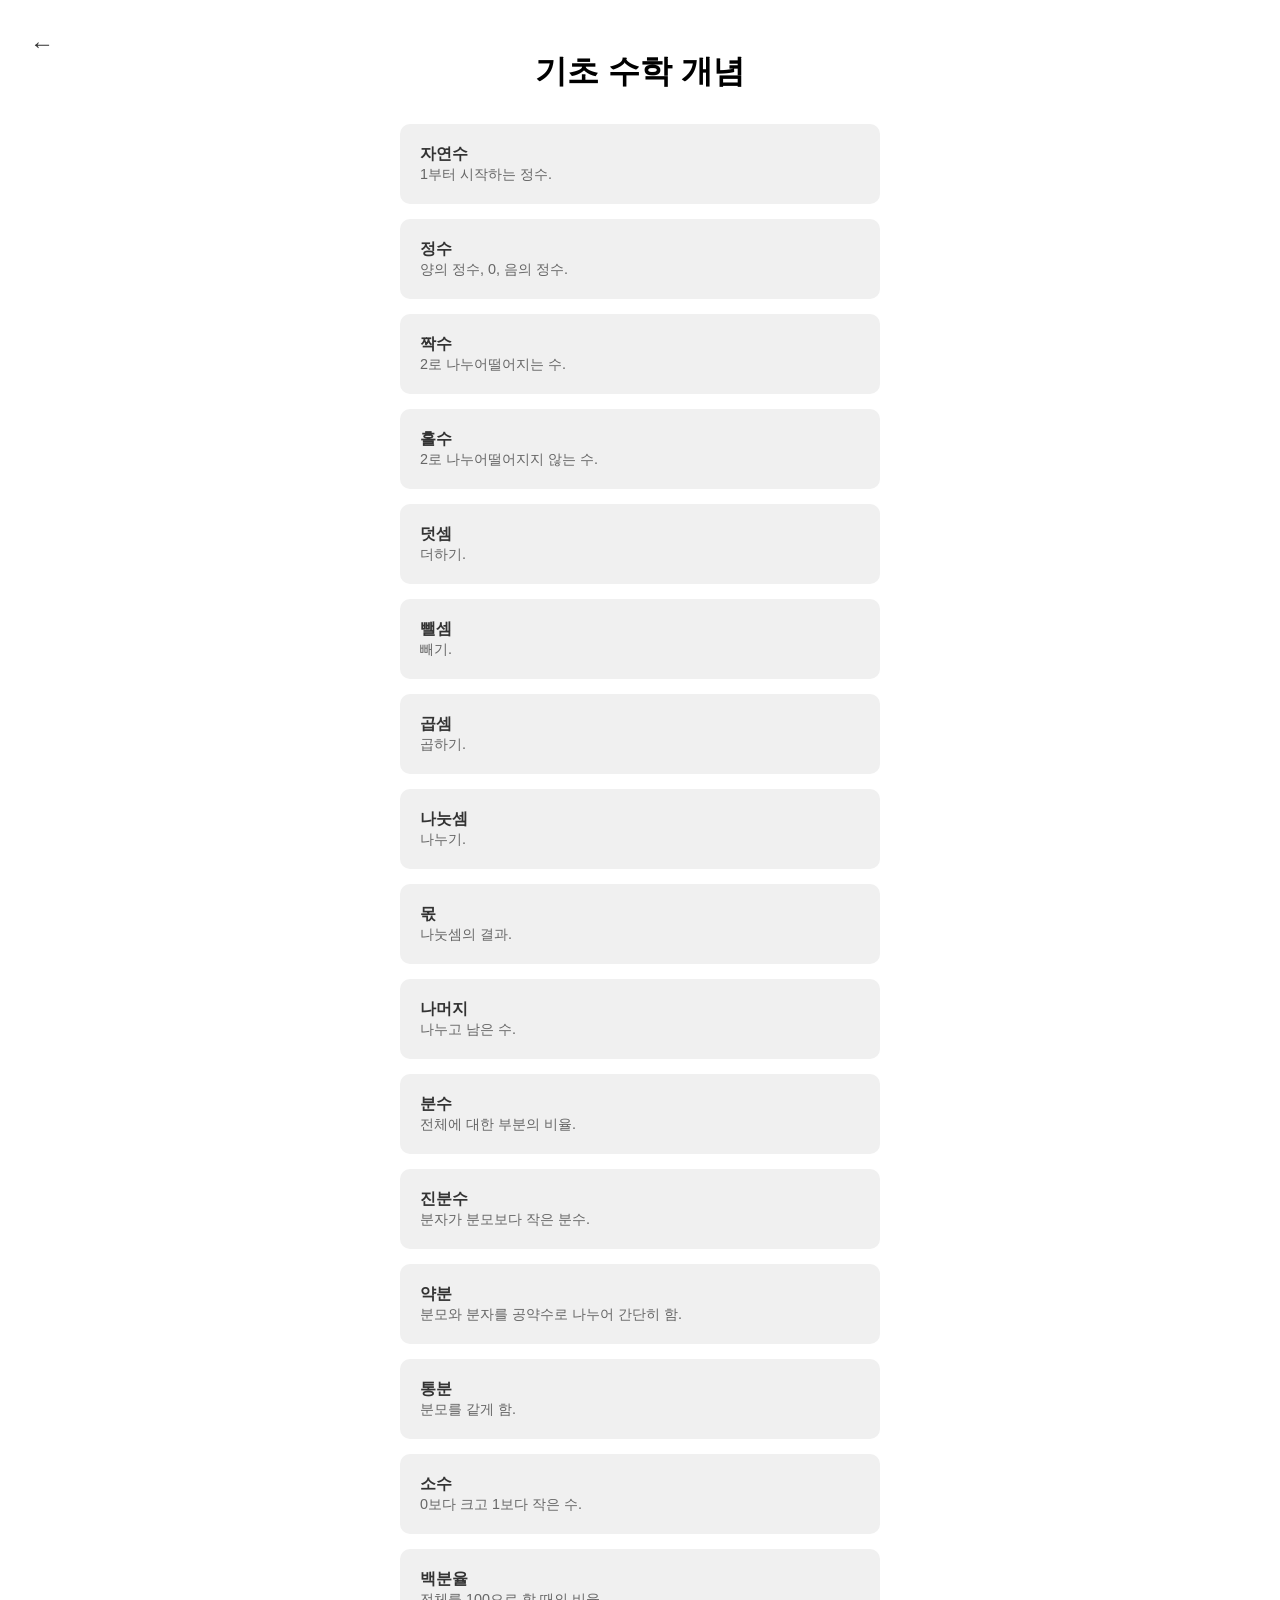
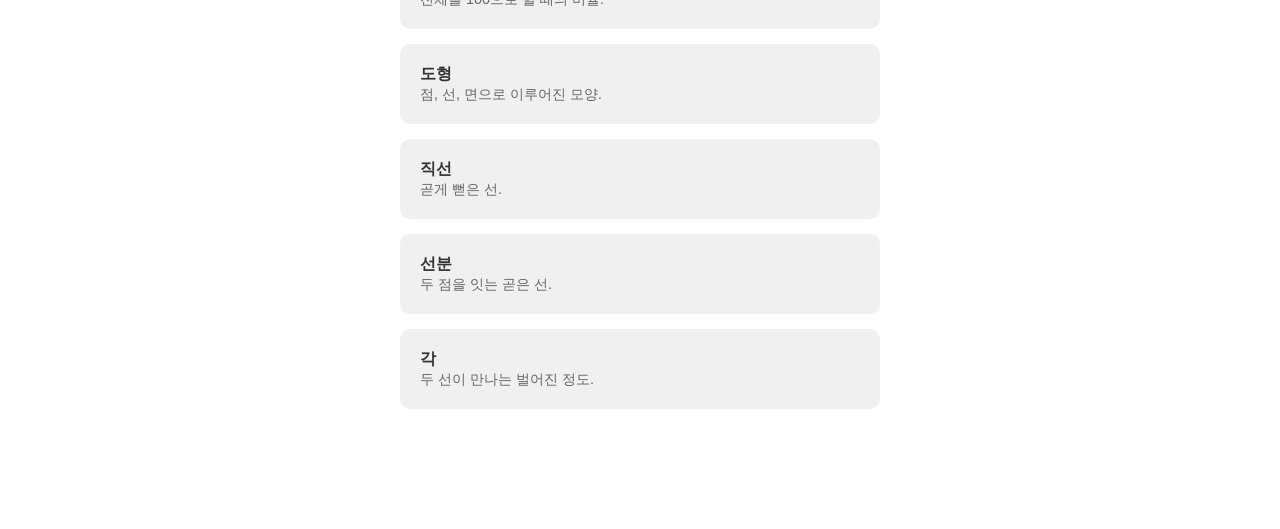
<file: basic_math_concepts.html>
<!DOCTYPE html>
<html lang="ko">
<head>
    <meta charset="UTF-8">
    <meta name="viewport" content="width=device-width, initial-scale=1.0">
    <title>기초 수학 개념</title>
    <link rel="stylesheet" href="style.css">
</head>
<body>
    <main>
        <header class="page-header">
            <a href="wordbook.html" class="back-button">←</a>
            <h1>기초 수학 개념</h1>
        </header>
        <div class="word-list-container"></div>
    </main>
    <script src="word_data.js"></script>
    <script>
        renderWordPage("기초 수학 개념");
    </script>
</body>
</html>
</file>
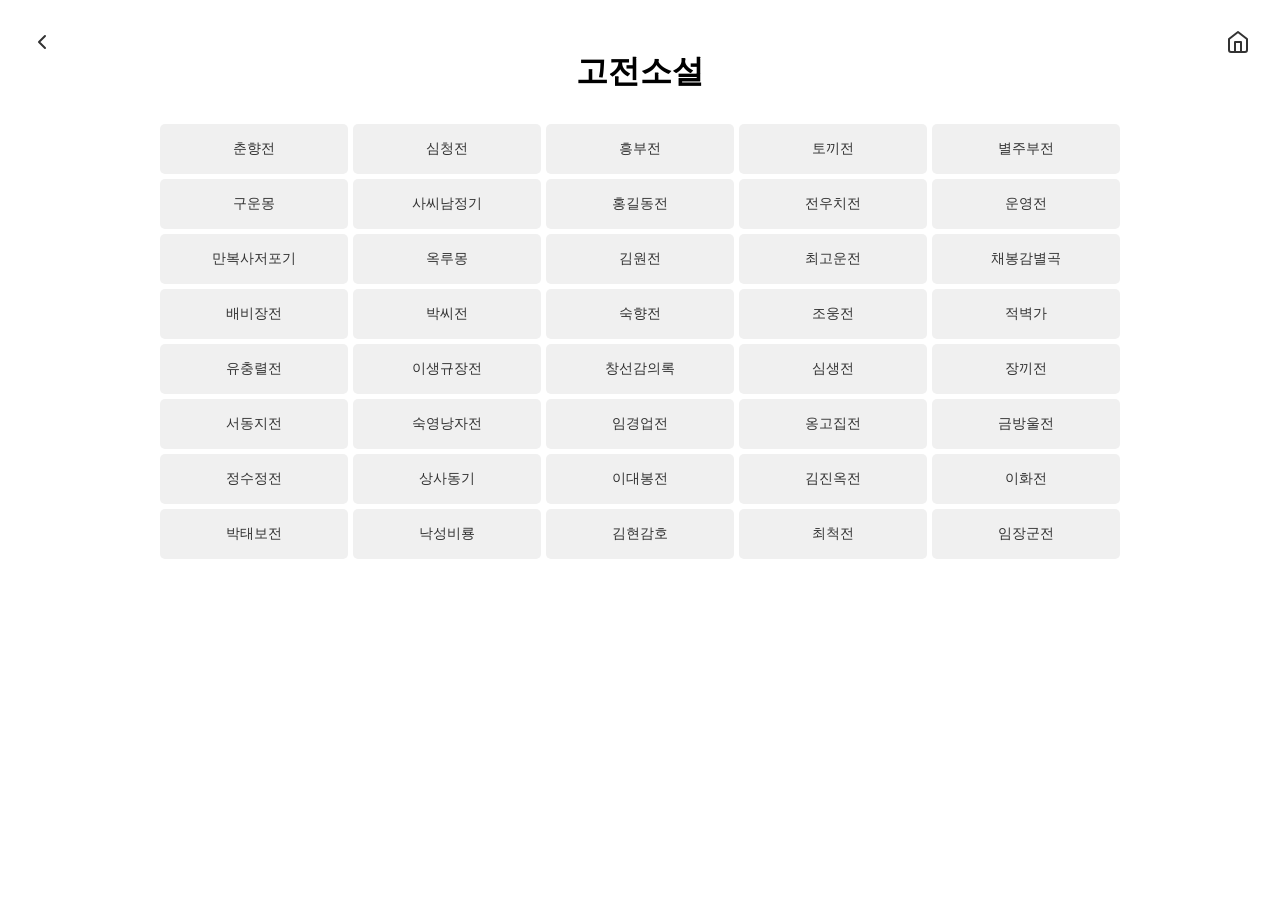
<file: classical_novel.html>
<!DOCTYPE html>
<html lang="ko">
<head>
    <meta charset="UTF-8">
    <meta name="viewport" content="width=device-width, initial-scale=1.0">
    <title>고전소설</title>
    <link rel="stylesheet" href="style.css">
    <script>
        if (localStorage.getItem('theme') === 'dark') {
            document.documentElement.classList.add('dark-mode');
        }
    </script>
</head>
<body>
    <main>
        <header class="page-header">
            <a href="learning.html" class="back-button">
                <svg xmlns="http://www.w3.org/2000/svg" width="24" height="24" viewBox="0 0 24 24" fill="none" stroke="currentColor" stroke-width="2" stroke-linecap="round" stroke-linejoin="round"><polyline points="15 18 9 12 15 6"></polyline></svg>
            </a>
            <a href="learning.html" class="home-button">
                <svg xmlns="http://www.w3.org/2000/svg" width="24" height="24" viewBox="0 0 24 24" fill="none" stroke="currentColor" stroke-width="2" stroke-linecap="round" stroke-linejoin="round"><path d="M3 9l9-7 9 7v11a2 2 0 0 1-2 2H5a2 2 0 0 1-2-2z"></path><polyline points="9 22 9 12 15 12 15 22"></polyline></svg>
            </a>
            <h1>고전소설</h1>
        </header>
        <div class="novel-grid">
            <a href="novel_detail.html?title=춘향전" class="novel-button">춘향전</a>
            <a href="novel_detail.html?title=심청전" class="novel-button">심청전</a>
            <a href="novel_detail.html?title=흥부전" class="novel-button">흥부전</a>
            <a href="novel_detail.html?title=토끼전" class="novel-button">토끼전</a>
            <a href="novel_detail.html?title=별주부전" class="novel-button">별주부전</a>
            <a href="novel_detail.html?title=구운몽" class="novel-button">구운몽</a>
            <a href="novel_detail.html?title=사씨남정기" class="novel-button">사씨남정기</a>
            <a href="novel_detail.html?title=홍길동전" class="novel-button">홍길동전</a>
            <a href="novel_detail.html?title=전우치전" class="novel-button">전우치전</a>
            <a href="novel_detail.html?title=운영전" class="novel-button">운영전</a>
            <a href="novel_detail.html?title=만복사저포기" class="novel-button">만복사저포기</a>
            <a href="novel_detail.html?title=옥루몽" class="novel-button">옥루몽</a>
            <a href="novel_detail.html?title=김원전" class="novel-button">김원전</a>
            <a href="novel_detail.html?title=최고운전" class="novel-button">최고운전</a>
            <a href="novel_detail.html?title=채봉감별곡" class="novel-button">채봉감별곡</a>
            <a href="novel_detail.html?title=배비장전" class="novel-button">배비장전</a>
            <a href="novel_detail.html?title=박씨전" class="novel-button">박씨전</a>
            <a href="novel_detail.html?title=숙향전" class="novel-button">숙향전</a>
            <a href="novel_detail.html?title=조웅전" class="novel-button">조웅전</a>
            <a href="novel_detail.html?title=적벽가" class="novel-button">적벽가</a>
            <a href="novel_detail.html?title=유충렬전" class="novel-button">유충렬전</a>
            <a href="novel_detail.html?title=이생규장전" class="novel-button">이생규장전</a>
            <a href="novel_detail.html?title=창선감의록" class="novel-button">창선감의록</a>
            <a href="novel_detail.html?title=심생전" class="novel-button">심생전</a>
            <a href="novel_detail.html?title=장끼전" class="novel-button">장끼전</a>
            <a href="novel_detail.html?title=서동지전" class="novel-button">서동지전</a>
            <a href="novel_detail.html?title=숙영낭자전" class="novel-button">숙영낭자전</a>
            <a href="novel_detail.html?title=임경업전" class="novel-button">임경업전</a>
            <a href="novel_detail.html?title=옹고집전" class="novel-button">옹고집전</a>
            <a href="novel_detail.html?title=금방울전" class="novel-button">금방울전</a>
            <a href="novel_detail.html?title=정수정전" class="novel-button">정수정전</a>
            <a href="novel_detail.html?title=상사동기" class="novel-button">상사동기</a>
            <a href="novel_detail.html?title=이대봉전" class="novel-button">이대봉전</a>
            <a href="novel_detail.html?title=김진옥전" class="novel-button">김진옥전</a>
            <a href="novel_detail.html?title=이화전" class="novel-button">이화전</a>
            <a href="novel_detail.html?title=박태보전" class="novel-button">박태보전</a>
            <a href="novel_detail.html?title=낙성비룡" class="novel-button">낙성비룡</a>
            <a href="novel_detail.html?title=김현감호" class="novel-button">김현감호</a>
            <a href="novel_detail.html?title=최척전" class="novel-button">최척전</a>
            <a href="novel_detail.html?title=임장군전" class="novel-button">임장군전</a>
        </div>
    </main>
    <script>
        // body에 dark-mode 클래스 적용
        if (localStorage.getItem('theme') === 'dark') {
            document.body.classList.add('dark-mode');
        }

        // 학습 완료 상태 확인 및 버튼 스타일 적용
        const completedList = JSON.parse(localStorage.getItem('learning_completed')) || [];
        const completedTitles = completedList.map(item => (typeof item === 'string' ? item : item.title));
        const buttons = document.querySelectorAll('.novel-button');
        buttons.forEach(btn => {
            if (completedTitles.includes(btn.textContent.trim())) {
                btn.classList.add('completed');
            }
        });
    </script>
</body>
</html>
</file>
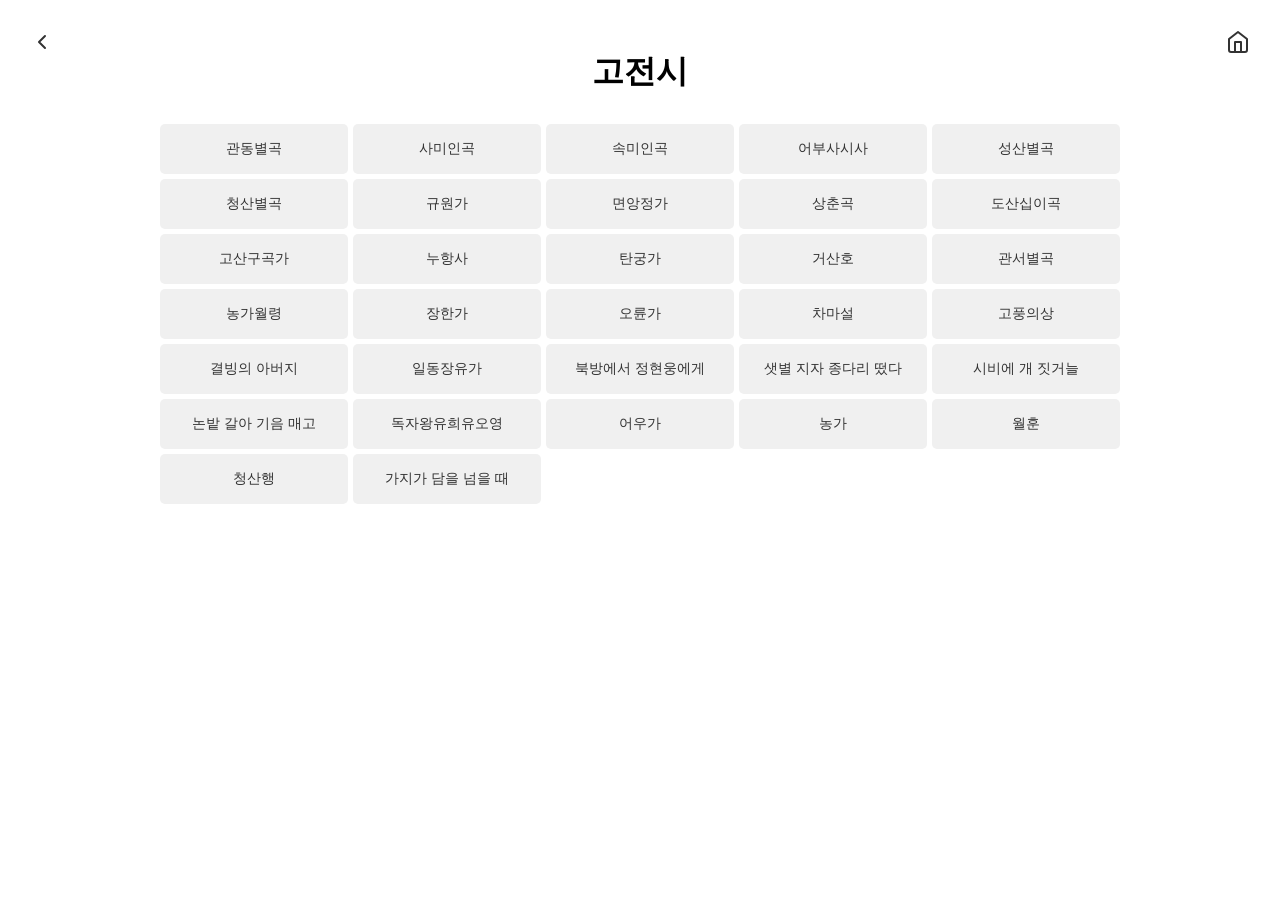
<file: classical_poetry.html>
<!DOCTYPE html>
<html lang="ko">
<head>
    <meta charset="UTF-8">
    <meta name="viewport" content="width=device-width, initial-scale=1.0">
    <title>고전시</title>
    <link rel="stylesheet" href="style.css">
    <script>
        if (localStorage.getItem('theme') === 'dark') {
            document.documentElement.classList.add('dark-mode');
        }
    </script>
</head>
<body>
    <main>
        <header class="page-header">
            <a href="learning.html" class="back-button">
                <svg xmlns="http://www.w3.org/2000/svg" width="24" height="24" viewBox="0 0 24 24" fill="none" stroke="currentColor" stroke-width="2" stroke-linecap="round" stroke-linejoin="round"><polyline points="15 18 9 12 15 6"></polyline></svg>
            </a>
            <a href="learning.html" class="home-button">
                <svg xmlns="http://www.w3.org/2000/svg" width="24" height="24" viewBox="0 0 24 24" fill="none" stroke="currentColor" stroke-width="2" stroke-linecap="round" stroke-linejoin="round"><path d="M3 9l9-7 9 7v11a2 2 0 0 1-2 2H5a2 2 0 0 1-2-2z"></path><polyline points="9 22 9 12 15 12 15 22"></polyline></svg>
            </a>
            <h1>고전시</h1>
        </header>
        <div class="novel-grid">
            <a href="poetry_detail.html?title=관동별곡" class="novel-button">관동별곡</a>
            <a href="poetry_detail.html?title=사미인곡" class="novel-button">사미인곡</a>
            <a href="poetry_detail.html?title=속미인곡" class="novel-button">속미인곡</a>
            <a href="poetry_detail.html?title=어부사시사" class="novel-button">어부사시사</a>
            <a href="poetry_detail.html?title=성산별곡" class="novel-button">성산별곡</a>
            <a href="poetry_detail.html?title=청산별곡" class="novel-button">청산별곡</a>
            <a href="poetry_detail.html?title=규원가" class="novel-button">규원가</a>
            <a href="poetry_detail.html?title=면앙정가" class="novel-button">면앙정가</a>
            <a href="poetry_detail.html?title=상춘곡" class="novel-button">상춘곡</a>
            <a href="poetry_detail.html?title=도산십이곡" class="novel-button">도산십이곡</a>
            <a href="poetry_detail.html?title=고산구곡가" class="novel-button">고산구곡가</a>
            <a href="poetry_detail.html?title=누항사" class="novel-button">누항사</a>
            <a href="poetry_detail.html?title=탄궁가" class="novel-button">탄궁가</a>
            <a href="poetry_detail.html?title=거산호" class="novel-button">거산호</a>
            <a href="poetry_detail.html?title=관서별곡" class="novel-button">관서별곡</a>
            <a href="poetry_detail.html?title=농가월령" class="novel-button">농가월령</a>
            <a href="poetry_detail.html?title=장한가" class="novel-button">장한가</a>
            <a href="poetry_detail.html?title=오륜가" class="novel-button">오륜가</a>
            <a href="poetry_detail.html?title=차마설" class="novel-button">차마설</a>
            <a href="poetry_detail.html?title=고풍의상" class="novel-button">고풍의상</a>
            <a href="poetry_detail.html?title=결빙의 아버지" class="novel-button">결빙의 아버지</a>
            <a href="poetry_detail.html?title=일동장유가" class="novel-button">일동장유가</a>
            <a href="poetry_detail.html?title=북방에서 정현웅에게" class="novel-button">북방에서 정현웅에게</a>
            <a href="poetry_detail.html?title=샛별 지자 종다리 떴다" class="novel-button">샛별 지자 종다리 떴다</a>
            <a href="poetry_detail.html?title=시비에 개 짓거늘" class="novel-button">시비에 개 짓거늘</a>
            <a href="poetry_detail.html?title=논밭 갈아 기음 매고" class="novel-button">논밭 갈아 기음 매고</a>
            <a href="poetry_detail.html?title=독자왕유희유오영" class="novel-button">독자왕유희유오영</a>
            <a href="poetry_detail.html?title=어우가" class="novel-button">어우가</a>
            <a href="poetry_detail.html?title=농가" class="novel-button">농가</a>
            <a href="poetry_detail.html?title=월훈" class="novel-button">월훈</a>
            <a href="poetry_detail.html?title=청산행" class="novel-button">청산행</a>
            <a href="poetry_detail.html?title=가지가 담을 넘을 때" class="novel-button">가지가 담을 넘을 때</a>
        </div>
    </main>
    <script>
        // body에 dark-mode 클래스 적용
        if (localStorage.getItem('theme') === 'dark') {
            document.body.classList.add('dark-mode');
        }

        // 학습 완료 상태 확인 및 버튼 스타일 적용
        const completedList = JSON.parse(localStorage.getItem('learning_completed')) || [];
        const completedTitles = completedList.map(item => (typeof item === 'string' ? item : item.title));
        const buttons = document.querySelectorAll('.novel-button');
        buttons.forEach(btn => {
            if (completedTitles.includes(btn.textContent.trim())) {
                btn.classList.add('completed');
            }
        });
    </script>
</body>
</html>
</file>
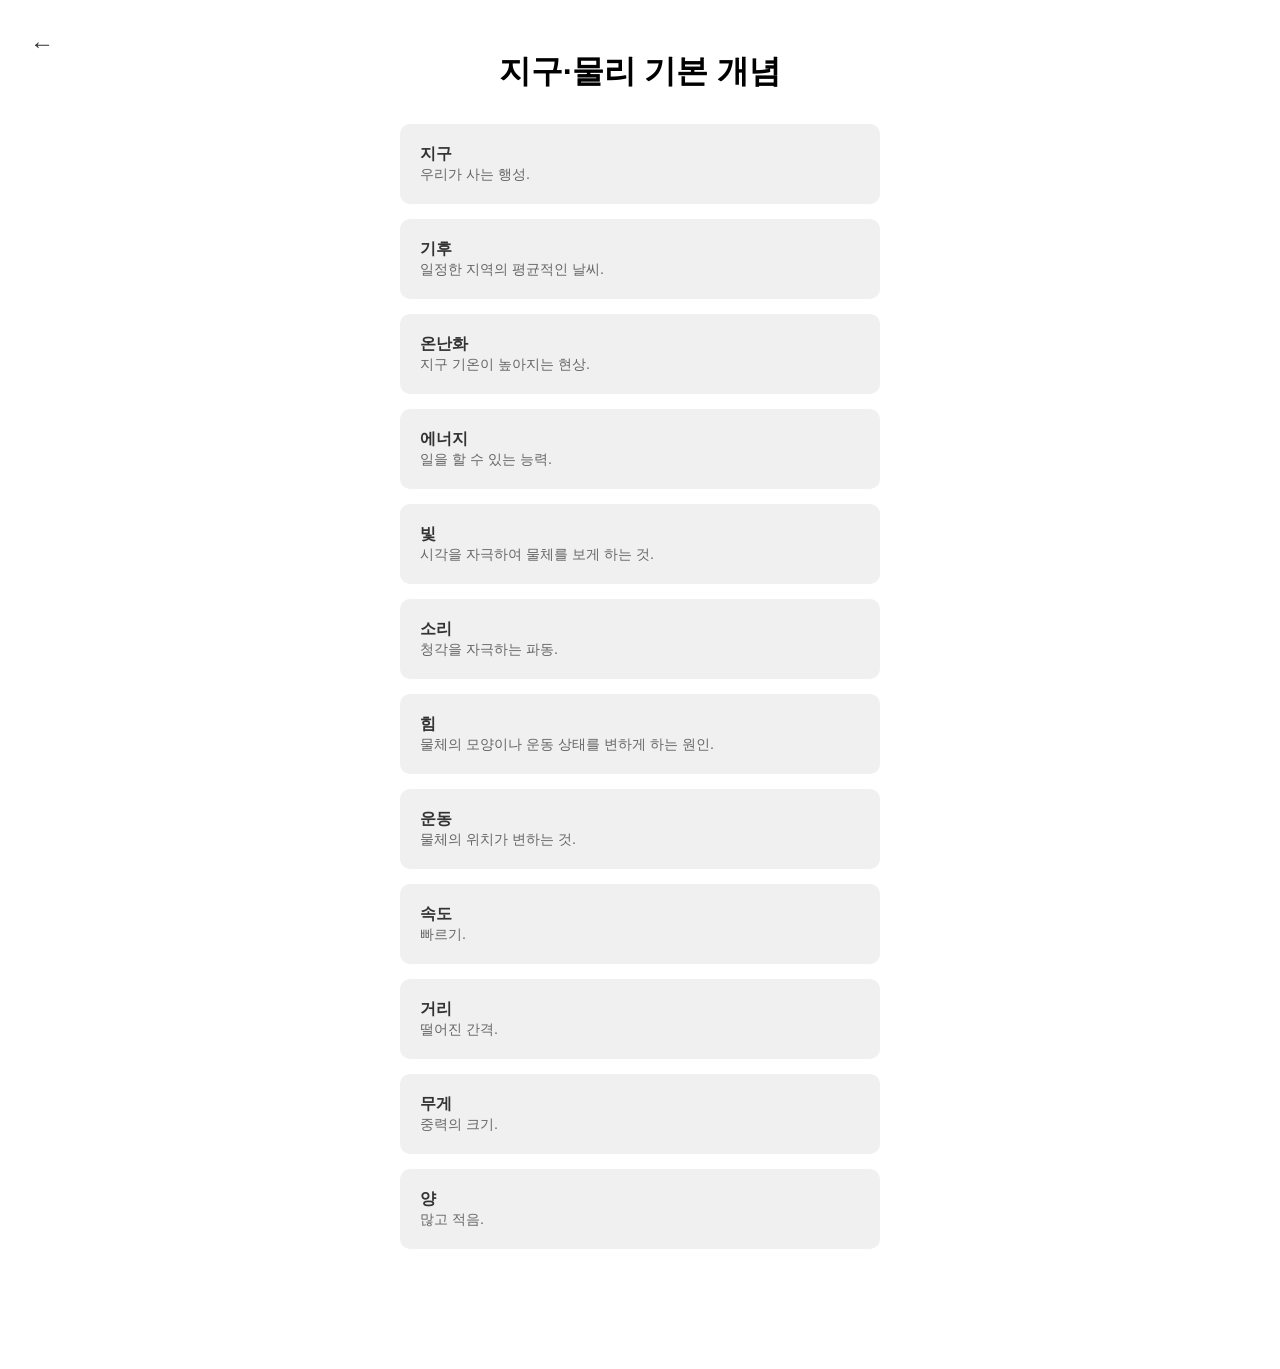
<file: earth_physics_list.html>
<!DOCTYPE html>
<html lang="ko">
<head>
    <meta charset="UTF-8">
    <meta name="viewport" content="width=device-width, initial-scale=1.0">
    <title>지구·물리 기본 개념</title>
    <link rel="stylesheet" href="style.css">
</head>
<body>
    <main>
        <header class="page-header">
            <a href="wordbook.html" class="back-button">←</a>
            <h1>지구·물리 기본 개념</h1>
        </header>
        <div class="word-list-container"></div>
    </main>
    <script src="word_data.js"></script>
    <script>
        renderWordPage("지구·물리 기본 개념");
    </script>
</body>
</html>
</file>
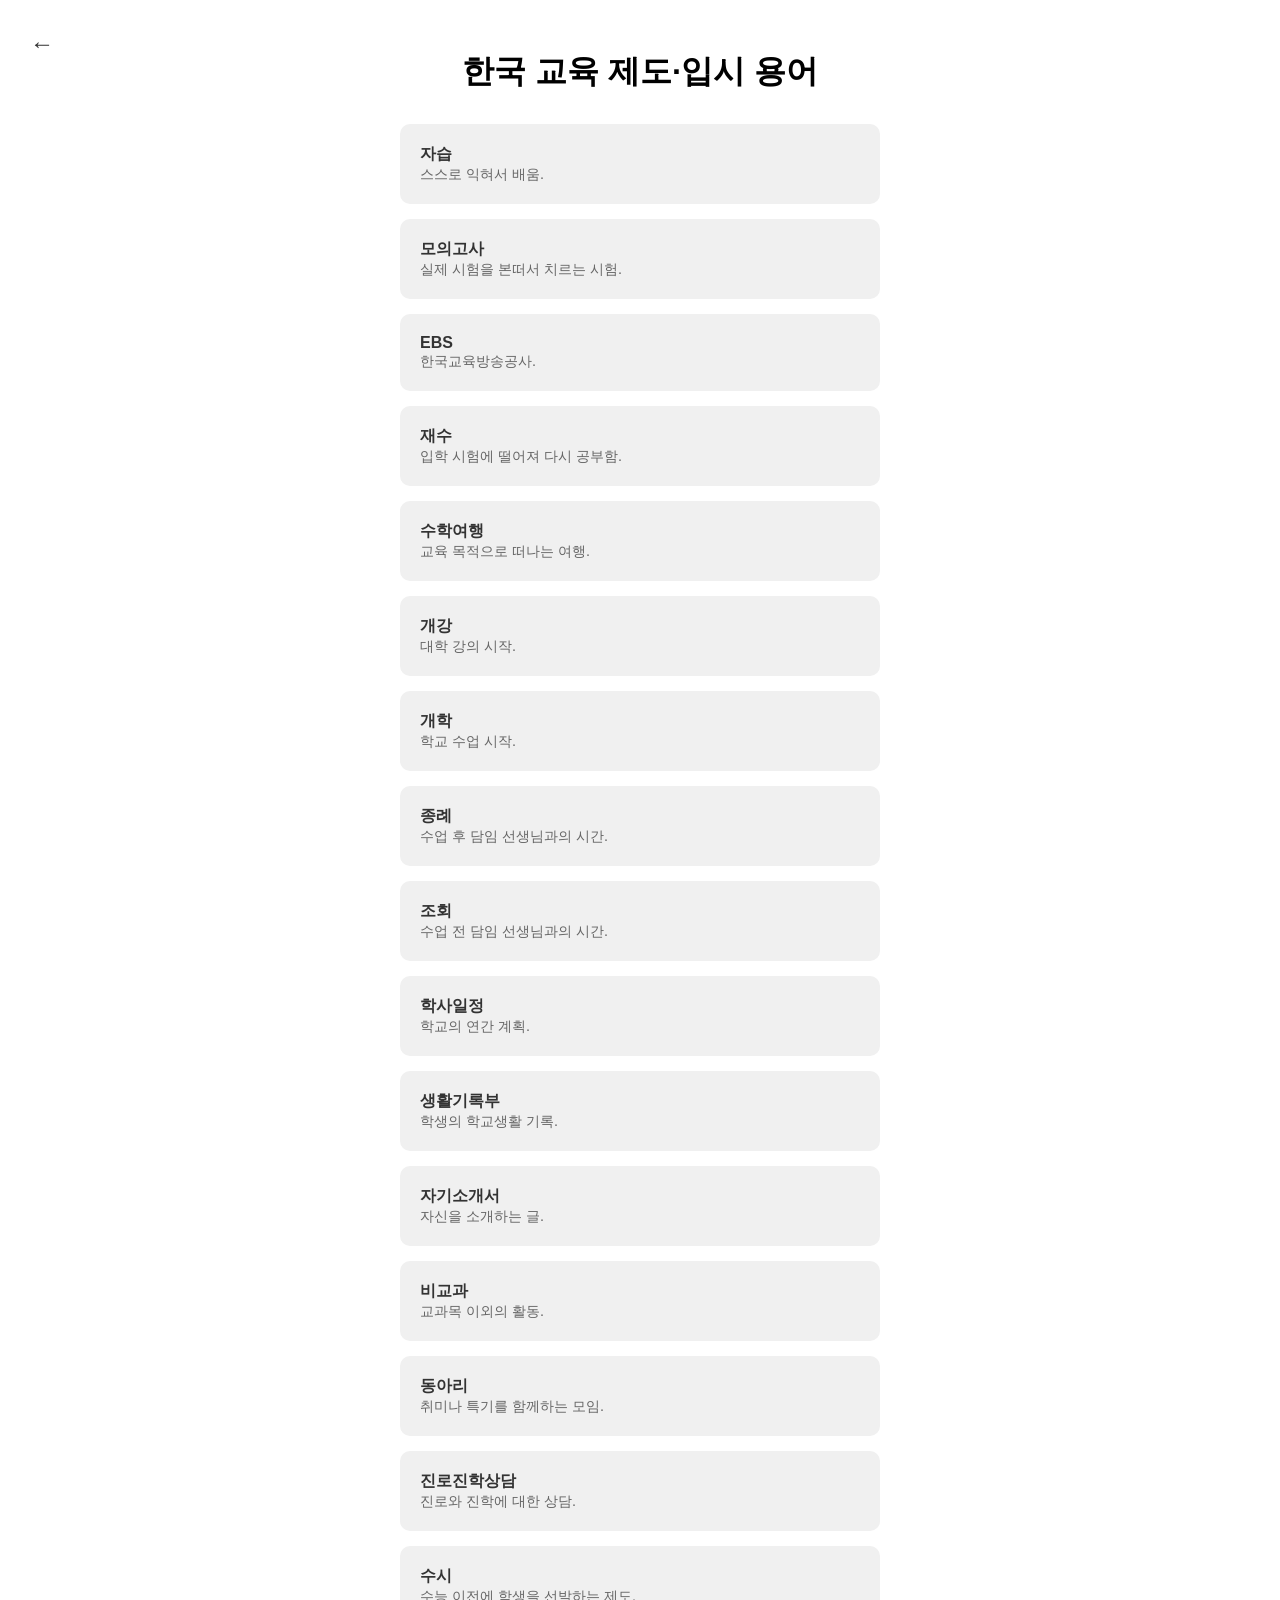
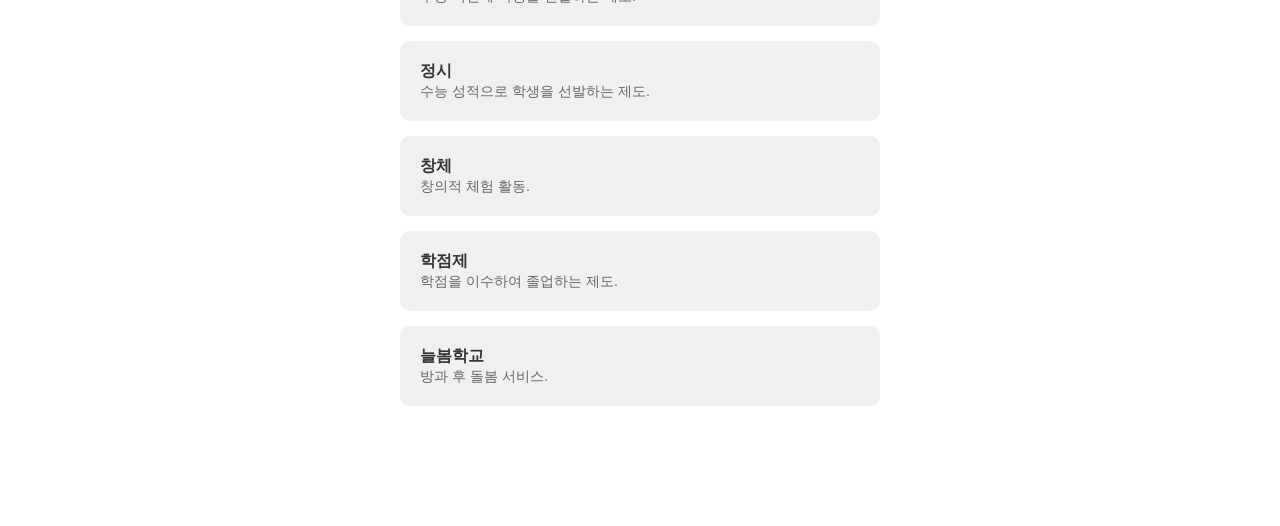
<file: korean_education_terms.html>
<!DOCTYPE html>
<html lang="ko">
<head>
    <meta charset="UTF-8">
    <meta name="viewport" content="width=device-width, initial-scale=1.0">
    <title>한국 교육 제도·입시 용어</title>
    <link rel="stylesheet" href="style.css">
</head>
<body>
    <main>
        <header class="page-header">
            <a href="wordbook.html" class="back-button">←</a>
            <h1>한국 교육 제도·입시 용어</h1>
        </header>
        <div class="word-list-container"></div>
    </main>
    <script src="word_data.js"></script>
    <script>
        renderWordPage("한국 교육 제도·입시 용어");
    </script>
</body>
</html>
</file>
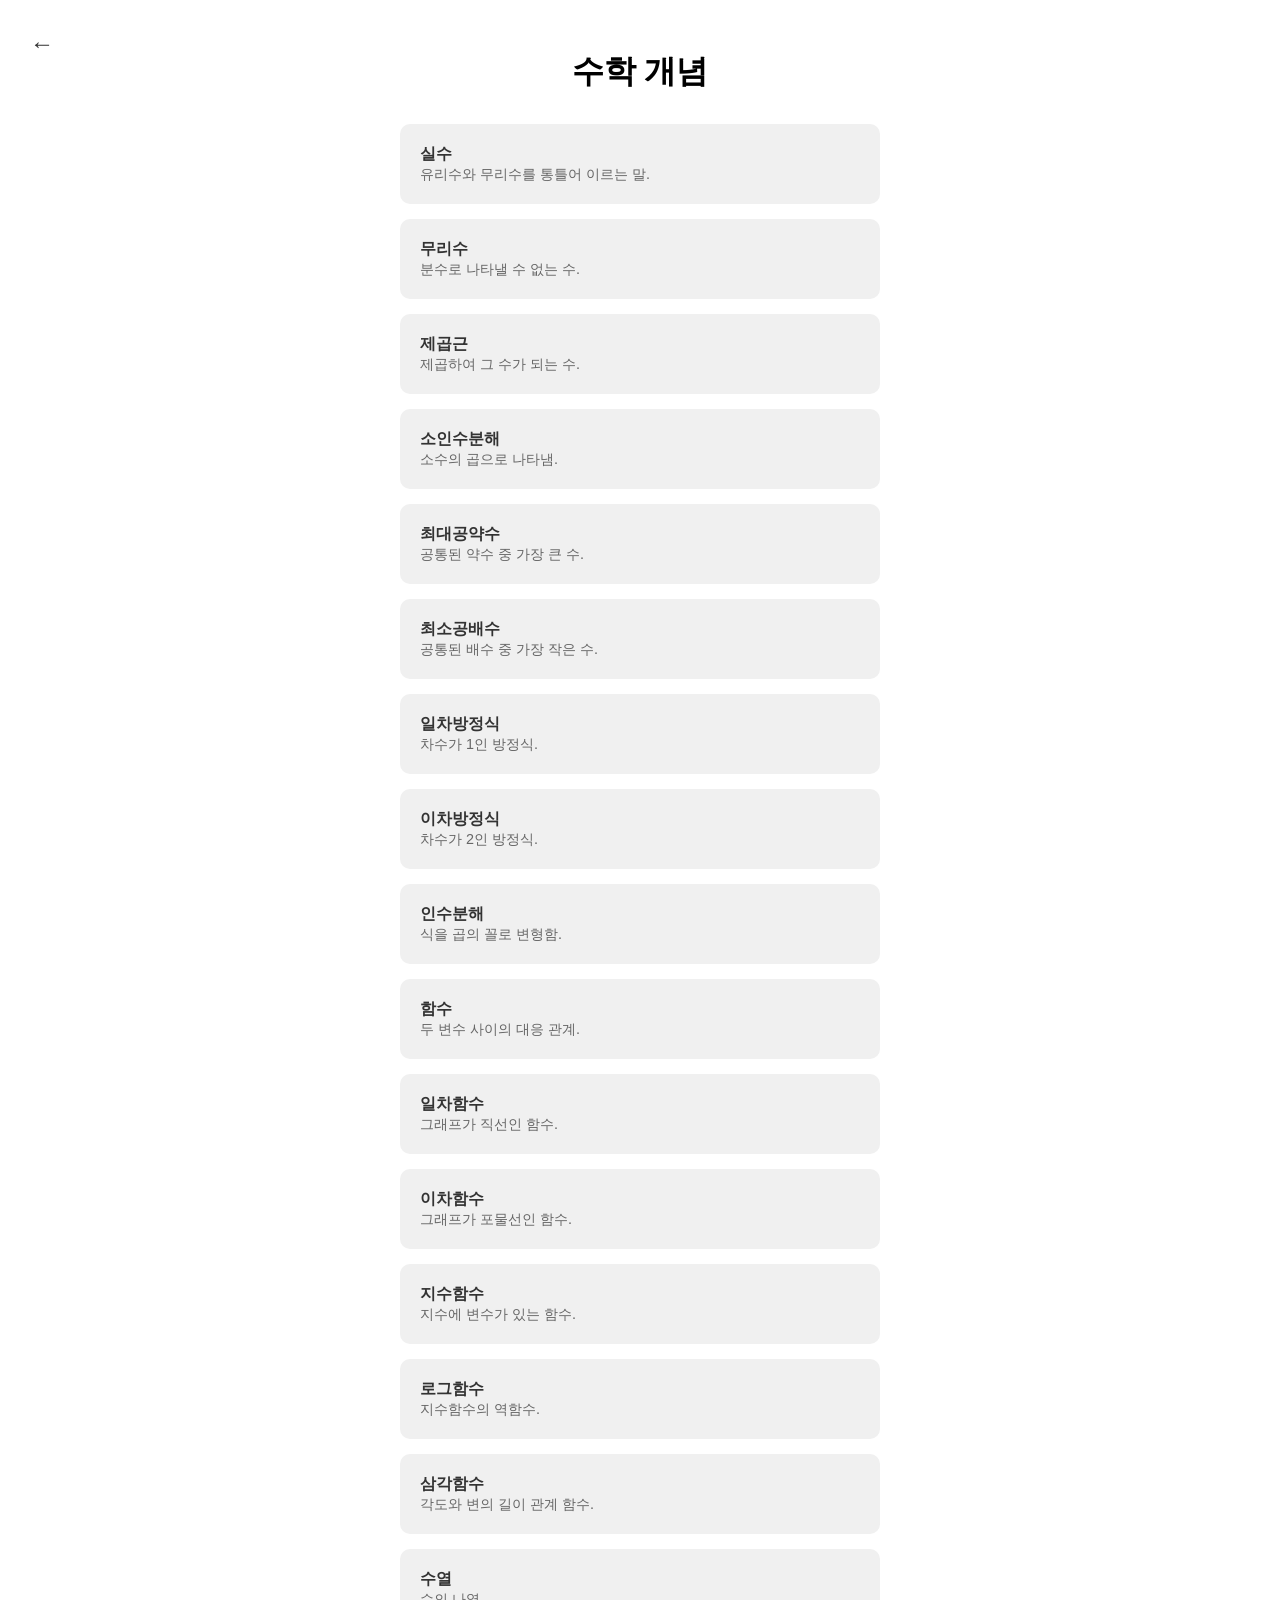
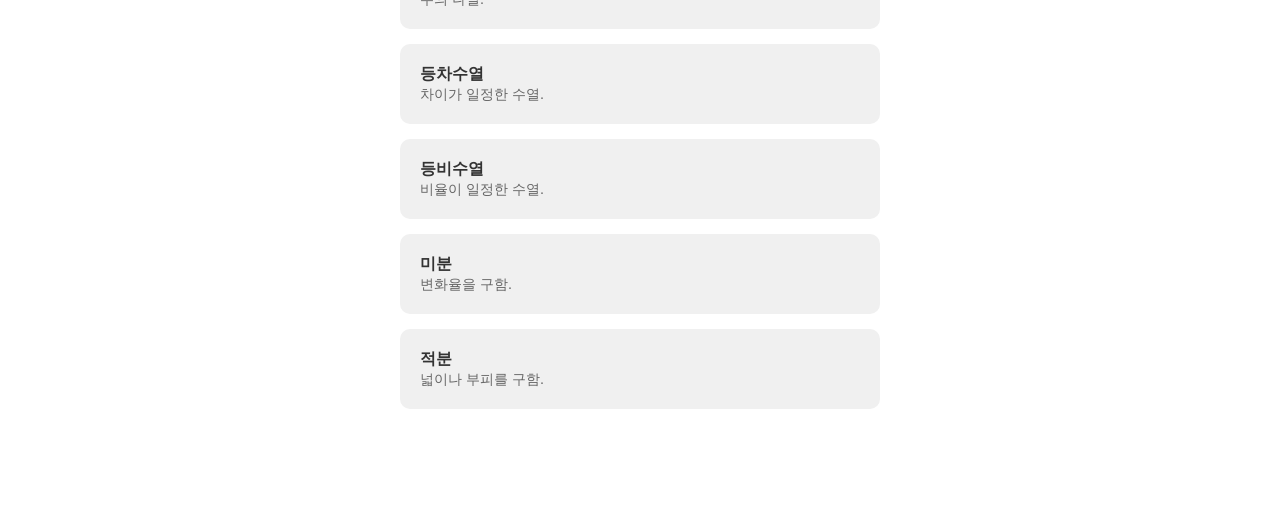
<file: math_concepts.html>
<!DOCTYPE html>
<html lang="ko">
<head>
    <meta charset="UTF-8">
    <meta name="viewport" content="width=device-width, initial-scale=1.0">
    <title>수학 개념</title>
    <link rel="stylesheet" href="style.css">
</head>
<body>
    <main>
        <header class="page-header">
            <a href="wordbook.html" class="back-button">←</a>
            <h1>수학 개념</h1>
        </header>
        <div class="word-list-container"></div>
    </main>
    <script src="word_data.js"></script>
    <script>
        renderWordPage("수학 개념");
    </script>
</body>
</html>
</file>
<file: style.css>
body {
    background-color: white; /* 배경을 흰색으로 고정 */
    margin: 0; /* 기본 여백 제거 */
    /* 하단 메뉴에 내용이 가려지지 않도록 여백 추가 */
    padding-bottom: 80px; 
    font-family: sans-serif;
}

/* 하단 메뉴 바 스타일 */
.bottom-nav {
    position: fixed;
    bottom: 0;
    left: 0;
    width: 100%;
    height: 60px;
    background-color: #f0f0f0;
    display: flex;
    justify-content: space-between;
    align-items: stretch; /* 높이를 꽉 채우도록 설정 */
    border-top: 1px solid #ccc;
}

.bottom-nav a {
    flex: 1; /* 5등분으로 균등 분할 */
    display: flex;
    flex-direction: column;
    justify-content: center;
    align-items: center;
    background-color: transparent;
    color: #333; /* 어두운 글자색 */
    border-radius: 0;
    text-decoration: none; /* 링크 밑줄 제거 */
    text-align: center;
    cursor: pointer;
    font-size: 10px;
    gap: 4px;
    transition: all 0.2s ease-in-out;
    box-sizing: border-box;
    margin: 0;
    border-right: 1px solid #ccc;
}

.bottom-nav a:last-child {
    border-right: none;
}

.bottom-nav a:hover {
    background-color: #e0e0e0;
}

.bottom-nav a.active {
    background-color: #444; /* 선택된 버튼은 짙은 회색 */
    color: white; /* 선택된 버튼의 글자색은 흰색 */
}

.bottom-nav a svg {
    width: 24px;
    height: 24px;
    fill: none;
    stroke: currentColor;
    stroke-width: 2;
    stroke-linecap: round;
    stroke-linejoin: round;
}

main {
    max-width: 960px; /* 콘텐츠 최대 너비를 제한 */
    margin: 0 auto; /* 좌우 여백을 자동으로 설정해 중앙 정렬 */
    padding: 40px;
    text-align: center;
}

.learning-section {
    margin-top: 20px;
    padding: 16px;
    border: 1px solid #ddd;
    border-radius: 8px;
    text-align: left;
}

.learning-section h2 {
    margin-top: 0;
}

.button-grid {
    display: grid;
    grid-template-columns: repeat(2, 1fr);
    gap: 10px;
    margin-top: 16px;
}

.grid-button {
    padding: 20px;
    background-color: #f0f0f0;
    border: 2px solid transparent;
    border-radius: 8px;
    text-align: center;
    text-decoration: none;
    color: #333;
    font-size: 16px;
    transition: all 0.2s ease-in-out;
    box-sizing: border-box;
}

.grid-button:hover {
    background-color: #f0f0f0;
    border-color: black;
}

.page-header {
    position: relative;
    text-align: center;
    padding: 10px 0;
    margin-bottom: 20px;
}

.page-header h1 {
    margin: 0;
    display: inline-block;
}

.back-button, .home-button {
    position: fixed;
    top: 20px;
    z-index: 100;
    text-decoration: none;
    color: #333;
    font-size: 24px;
    border: none;
    padding: 10px;
    background-color: transparent;
    transition: all 0.2s ease-in-out;
}

.back-button { left: 20px; }
.home-button { right: 20px; }

.back-button:hover, .home-button:hover {
    transform: scale(1.1);
}

.novel-grid {
    display: grid;
    grid-template-columns: repeat(5, 1fr); /* 가로 5개 배치 */
    gap: 5px; /* 버튼 사이 간격 */
    margin-top: 20px;
}

.novel-button {
    padding: 10px 2px;
    background-color: #f0f0f0;
    border: 2px solid transparent;
    border-radius: 5px;
    text-align: center;
    text-decoration: none;
    color: #333;
    font-size: 14px; /* 글자 크기 키움 */
    display: flex;
    align-items: center;
    justify-content: center;
    height: 50px; /* 버튼 높이 통일 */
    transition: all 0.2s ease-in-out;
    box-sizing: border-box;
}

.novel-button:hover {
    background-color: #f0f0f0;
    border-color: black;
}

.novel-button.highlight {
    background-color: #444;
    color: white;
}

.novel-button.completed {
    background-color: #e8f5e9;
    color: #2e7d32;
    border-color: #4caf50;
}

.novel-button.history-item {
    background-color: #e8f5e9;
    color: #2e7d32;
    border-color: #4caf50;
    justify-content: space-between;
    padding: 0 15px;
}

.search-input {
    width: 90%;
    max-width: 400px;
    padding: 10px 15px;
    margin: 0 auto 20px;
    display: block;
    border: 1px solid #ccc;
    border-radius: 20px;
    font-size: 14px;
    box-sizing: border-box;
}

.no-results-message {
    display: none; /* 기본적으로 숨김 */
    text-align: center;
    margin-top: 20px;
}

.detail-content {
    text-align: left;
    padding: 20px;
    line-height: 1.8;
}

.detail-content h3 {
    color: #0056b3; /* 라이트 모드: 파란색 */
    border-bottom: 1px solid #eee;
    padding-bottom: 8px;
    margin-top: 30px;
}

body.dark-mode .detail-content h3 {
    color: #4caf50; /* 다크 모드: 초록색 */
    border-bottom-color: #333;
}

.home-container {
    display: flex;
    flex-direction: column;
    justify-content: center;
    align-items: center;
    height: 100vh; /* 화면 전체 높이 */
    padding: 40px;
    box-sizing: border-box;
}

.start-button {
    margin-top: 20px;
    padding: 15px 30px;
    font-size: 18px;
    background-color: #444;
    border: 2px solid transparent;
    color: white;
    border-radius: 10px;
    text-decoration: none;
    transition: all 0.2s ease-in-out; /* 부드러운 전환 효과 추가 */
    box-sizing: border-box;
}

.start-button:hover {
    background-color: #f0f0f0;
    border-color: black;
    color: black;
}

.word-list-container {
    display: flex;
    flex-direction: column;
    gap: 15px; /* 칸 사이의 간격 */
    margin-top: 20px;
    align-items: center;
}

.word-list-item {
    width: 50%;
    padding: 20px;
    background-color: #f0f0f0;
    border-radius: 10px;
    text-align: left;
    color: #333;
    font-size: 16px;
    box-sizing: border-box;
    display: flex;
    justify-content: space-between;
    align-items: center;
}

.word-text {
    flex: 1;
}

.word-definition {
    font-size: 0.9em;
    color: #666;
}

/* Analysis Page Styles */
.chat-page {
    overflow: hidden;
}

.chat-container {
    display: flex;
    flex-direction: column;
    /* 화면 높이에서 헤더, 네비게이션 등 다른 요소의 높이를 뺀 값으로 조정하세요. */
    height: calc(100vh - 260px); 
    border: 1px solid #ddd;
    border-radius: 8px;
    overflow: hidden;
    margin-top: 20px;
    background-color: #fff;
}

.chat-content {
    flex-grow: 1;
    display: flex;
    flex-direction: column;
    overflow: hidden;
}

.chat-box {
    flex-grow: 1;
    padding: 20px;
    overflow-y: auto;
    background-color: #f9f9f9;
    display: flex;
    flex-direction: column;
    gap: 10px;
}

@keyframes message-fade-in {
    from { opacity: 0; transform: translateY(10px); }
    to { opacity: 1; transform: translateY(0); }
}

.chat-message {
    max-width: 80%;
    padding: 10px 15px;
    border-radius: 20px;
    line-height: 1.5;
    word-wrap: break-word;
    text-align: left;
    animation: message-fade-in 0.3s ease-out;
}

.chat-message.user {
    background-color: #007bff;
    color: white;
    align-self: flex-end;
    border-bottom-right-radius: 5px;
    white-space: pre-wrap;
}

.chat-message.ai {
    background-color: #e9e9eb;
    color: black;
    align-self: flex-start;
    border-bottom-left-radius: 5px;
}

.chat-message.ai p { margin: 0 0 5px 0; }
.chat-message.ai p:last-child { margin-bottom: 0; }
.chat-message.ai ul, .chat-message.ai ol { margin: 5px 0; padding-left: 20px; }
.chat-message.ai strong { font-weight: bold; }
.chat-message.ai code { background-color: #f0f0f0; padding: 2px 4px; border-radius: 4px; font-family: monospace; }
.chat-message.ai pre { background-color: #f0f0f0; padding: 10px; border-radius: 8px; overflow-x: auto; }

.chat-message.error {
    background-color: #f8d7da;
    color: #721c24;
    align-self: flex-start;
    border-bottom-left-radius: 5px;
}

.chat-input-container {
    display: flex;
    padding: 10px;
    border-top: 1px solid #ddd;
    background-color: #fff;
}

#user-input {
    flex-grow: 1;
    border: 1px solid #ccc;
    border-radius: 20px;
    padding: 10px 15px;
    font-size: 16px;
    margin-right: 10px;
    outline: none;
}

#user-input:focus {
    border-color: #007bff;
}

#send-button {
    border: none;
    background-color: #007bff;
    color: white;
    padding: 10px 20px;
    border-radius: 20px;
    cursor: pointer;
    font-size: 16px;
    transition: background-color 0.2s;
}

#send-button:hover {
    background-color: #0056b3;
}

#send-button:disabled {
    background-color: #ccc;
    cursor: not-allowed;
}

.suggestion-container {
    padding: 0;
    border-top: 1px solid #ddd;
    background-color: #fff;
    display: flex;
    flex-direction: column;
    gap: 0;
    align-items: stretch;
}

.suggestion-button {
    background-color: #fff;
    border: none;
    border-bottom: 1px solid #eee;
    border-radius: 0;
    padding: 10px 20px;
    font-size: 14px;
    cursor: pointer;
    transition: background-color 0.2s;
    text-align: left;
    position: relative;
}


.suggestion-button:hover {
    background-color: #f0f0f0;
}

.suggestion-button:last-child {
    border-bottom: none;
}


.typing-indicator {
    display: flex;
    align-items: center;
    justify-content: center;
    height: 24px;
    padding: 5px 0;
}

.typing-indicator span {
    display: block;
    width: 6px;
    height: 6px;
    background-color: #888;
    border-radius: 50%;
    margin: 0 3px;
    animation: typing 1.4s infinite ease-in-out both;
}

.typing-indicator span:nth-child(1) { animation-delay: -0.32s; }
.typing-indicator span:nth-child(2) { animation-delay: -0.16s; }

@keyframes typing {
    0%, 80%, 100% { transform: scale(0); }
    40% { transform: scale(1); }
}

/* My Page Styles */
.my-menu-list {
    display: grid;
    grid-template-columns: repeat(3, 1fr);
    gap: 10px;
    margin-top: 20px;
}

.my-menu-button {
    width: 100%;
    padding: 15px 20px;
    background-color: #f0f0f0;
    border: none;
    border-radius: 8px;
    font-size: 16px;
    text-align: left;
    cursor: pointer;
    color: #333;
}

.my-menu-button:hover {
    background-color: #e0e0e0;
}

.my-menu-button.active {
    background-color: #444;
    color: white;
}

/* Responsive Content Width */
.learning-section,
.chat-container,
.my-menu-list,
.quiz-menu-grid,
.quiz-select-grid,
.suggestion-section {
    width: 75%;
    margin-left: auto;
    margin-right: auto;
}

@media (max-width: 768px) {
    main {
        padding: 20px;
    }
    .wordbook-content {
        padding: 0 10px 20px;
        margin: 0 -20px;
        height: calc(100vh - 152px); /* 모바일 화면 높이에 맞게 조정 */
    }
    .suggestion-button {
        padding: 6px 10px;
        font-size: 12px;
    }

    .learning-section,
    .chat-container,
    .my-menu-list,
    .quiz-menu-grid,
    .quiz-select-grid,
    .suggestion-section {
        width: 90%;
    }

    /* Mobile Button Sizing */
    .grid-button {
        padding: 15px;
        font-size: 14px;
    }

    .novel-button {
        height: 40px;
        font-size: 12px;
    }

    .quiz-select-button {
        height: 60px;
        font-size: 11px;
        padding: 2px;
        line-height: 1.25;
    }

    .my-menu-button {
        padding: 12px 15px;
        font-size: 14px;
    }

    .start-button {
        padding: 12px 20px;
        font-size: 16px;
    }

    .action-btn {
        padding: 6px 12px;
        font-size: 13px;
    }

    /* Mobile Text & Layout Adjustments */
    body {
        font-size: 14px;
        padding-bottom: 70px;
    }

    .page-header h1 {
        font-size: 22px;
    }

    h2 { font-size: 18px; }
    h3 { font-size: 16px; }
    
    .word-group h3 {
        font-size: 16px;
    }

    .bottom-nav {
        height: 50px;
    }
    .bottom-nav a {
        font-size: 0; /* 모바일에서 텍스트 숨기기 */
        gap: 0; /* 아이콘과 텍스트 사이 간격 제거 */
    }
    .bottom-nav a svg {
        width: 20px;
        height: 20px;
    }
}

.login-input {
    padding: 12px;
    border: 1px solid #ccc;
    border-radius: 8px;
    font-size: 16px;
    width: 250px;
    margin-bottom: 10px;
    box-sizing: border-box;
}

/* Toast Popup Styles */
.toast {
    visibility: hidden;
    min-width: 250px;
    background-color: #333;
    color: #fff;
    text-align: center;
    border-radius: 8px;
    padding: 16px;
    position: fixed;
    z-index: 1000;
    left: 50%;
    bottom: 30px;
    transform: translateX(-50%);
    font-size: 16px;
    opacity: 0;
    transition: opacity 0.3s, bottom 0.3s;
}

.toast.show {
    visibility: visible;
    opacity: 1;
    bottom: 50px;
}

.toast.success {
    background-color: #28a745; /* 초록색 */
}

.toast.error {
    background-color: #dc3545; /* 빨간색 */
}

.toast.top {
    bottom: auto;
    top: 30px;
    transition: opacity 0.3s, top 0.3s;
}

.toast.top.show {
    top: 50px;
}

.toast.white {
    background-color: #ffffff;
    color: #333333;
    border: 1px solid #e0e0e0;
    box-shadow: 0 4px 6px rgba(0,0,0,0.1);
}

/* Tooltip Styles for Difficult Words */
.tooltip {
    border-bottom: 1px solid #0056b3; /* 실선 밑줄 */
    cursor: help;
    position: relative;
    color: #0056b3; /* 파란색으로 강조 */
    font-weight: 500;
}

.tooltip:hover::after,
.tooltip.active::after {
    content: attr(data-tooltip); /* data-tooltip 속성 값을 내용으로 표시 */
    position: absolute;
    bottom: 120%;
    left: 50%;
    transform: translateX(-50%);
    background-color: #333;
    color: #fff;
    padding: 8px 12px;
    border-radius: 6px;
    font-size: 14px;
    width: max-content;
    max-width: 350px; /* 가로 폭을 더 넓게 수정 */
    white-space: normal; /* 텍스트가 길면 줄바꿈 허용 */
    z-index: 1000;
    box-shadow: 0 2px 5px rgba(0,0,0,0.2);
    text-align: center;
    line-height: 1.4;
    pointer-events: none;
}

.tooltip:hover::before,
.tooltip.active::before {
    content: '';
    position: absolute;
    bottom: 100%;
    left: 50%;
    transform: translateX(-50%);
    border-width: 6px;
    border-style: solid;
    border-color: #333 transparent transparent transparent; /* 말풍선 화살표 */
    z-index: 1000;
}

/* Action Bar Styles in Detail Page */
.action-container {
    margin-top: 40px;
    padding-top: 20px;
    border-top: 1px solid #eee;
    display: flex;
    flex-direction: column;
    gap: 20px;
    align-items: center;
}

.status-row {
    display: flex;
    justify-content: center;
    gap: 10px;
    flex-wrap: wrap;
}

.action-btn {
    padding: 8px 16px;
    border-radius: 20px;
    border: 1px solid #ddd;
    background-color: white;
    cursor: pointer;
    font-size: 14px;
    color: #555;
    transition: all 0.2s;
    display: flex;
    align-items: center;
    gap: 5px;
}

.action-btn:hover {
    background-color: #f5f5f5;
    border-color: #bbb;
}

.nav-row {
    display: flex;
    justify-content: space-between;
    margin-top: 10px;
}

.nav-btn {
    font-weight: bold;
    color: #333;
}

.action-btn.disabled {
    background-color: #f9f9f9;
    color: #ccc;
    border-color: #eee;
    cursor: not-allowed;
    pointer-events: none; /* 클릭 방지 */
}

/* Favorite Button Active Style */
.action-btn.favorite {
    background-color: #fffde7; /* 연한 노란색 배경 */
    color: #f9a825; /* 진한 노란색 텍스트 */
    border-color: #fdd835;
}

.action-btn.favorite svg {
    fill: #fdd835; /* 아이콘 채우기 */
    stroke: #f9a825;
}

/* Completed Button Active Style */
.action-btn.completed {
    background-color: #e8f5e9; /* 연한 초록색 배경 */
    color: #2e7d32; /* 진한 초록색 텍스트 */
    border-color: #4caf50;
}

/* Star Rating Styles */
.star-rating {
    display: flex;
    justify-content: center;
    align-items: center;
    gap: 8px;
    margin-top: 15px;
    margin-bottom: 5px;
}

.star {
    width: 28px;
    height: 28px;
    cursor: pointer;
    stroke: #ccc;
    fill: transparent;
    transition: all 0.2s;
}

.star.active {
    stroke: #f9a825;
    fill: #fdd835;
}

.star:hover {
    transform: scale(1.1);
}

.rating-label {
    font-size: 12px;
    color: #888;
    width: 50px; /* 라벨 너비를 고정하여 별점이 정중앙에 오도록 함 */
    text-align: center;
}

.difficulty-label {
    text-align: center;
    font-size: 12px;
    color: #888;
    margin: 20px 0 -10px;
}

/* Floating Navigation Buttons */
.floating-nav-btn {
    position: fixed;
    top: 50%;
    transform: translateY(-50%);
    z-index: 100;
    box-shadow: 0 4px 12px rgba(0,0,0,0.15);
    background-color: white;
    border-radius: 30px;
    min-width: 50px;
    justify-content: center;
}

#prev-btn.floating-nav-btn {
    left: 20px;
}

#next-btn.floating-nav-btn {
    right: 20px;
}

/* 화면이 넓을 때 여백의 중앙에 배치 */
@media (min-width: 1200px) {
    #prev-btn.floating-nav-btn {
        left: calc((100vw - 960px) / 4);
        transform: translate(-50%, -50%);
    }
    #next-btn.floating-nav-btn {
        right: calc((100vw - 960px) / 4);
        transform: translate(50%, -50%);
    }
}

/* 모바일에서는 텍스트 숨기고 아이콘만 표시 */
@media (max-width: 768px) {
    .floating-nav-btn .btn-text {
        display: none;
    }
    .floating-nav-btn {
        width: 40px;
        height: 40px;
        padding: 0;
        border-radius: 50%;
    }
}

/* Wordbook Page Scroll Styles */
.wordbook-page {
    overflow: hidden;
}

.wordbook-content {
    height: calc(100vh - 220px); /* 헤더와 하단 바 공간을 제외한 높이 */
    overflow-y: auto;
    padding: 0 40px 20px; /* 상단 0, 좌우 40px, 하단 20px */
    margin: 0 -40px; /* 스크롤바를 양쪽 끝으로 확장하여 main 패딩 상쇄 */
}

/* Custom Scrollbar Design */
.wordbook-content::-webkit-scrollbar {
    width: 8px;
}

.wordbook-content::-webkit-scrollbar-track {
    background: transparent;
}

.wordbook-content::-webkit-scrollbar-thumb {
    background-color: rgba(0, 0, 0, 0.2);
    border-radius: 4px;
}

.wordbook-content::-webkit-scrollbar-thumb:hover {
    background-color: rgba(0, 0, 0, 0.3);
}

/* Page Transition Animations */
@keyframes slide-out-left {
    from { transform: translateX(0); opacity: 1; }
    to { transform: translateX(-50px); opacity: 0; }
}

@keyframes slide-out-right {
    from { transform: translateX(0); opacity: 1; }
    to { transform: translateX(50px); opacity: 0; }
}

.page-slide-left {
    animation: slide-out-left 0.3s ease-out forwards;
}

.page-slide-right {
    animation: slide-out-right 0.3s ease-out forwards;
}

/* Incoming Page Animations */
@keyframes slide-in-from-right {
    from { transform: translateX(50px); opacity: 0; }
    to { transform: translateX(0); opacity: 1; }
}

@keyframes slide-in-from-left {
    from { transform: translateX(-50px); opacity: 0; }
    to { transform: translateX(0); opacity: 1; }
}

@keyframes fade-in {
    from { opacity: 0; }
    to { opacity: 1; }
}

.page-slide-in-right {
    animation: slide-in-from-right 0.3s ease-out forwards;
}

.page-slide-in-left {
    animation: slide-in-from-left 0.3s ease-out forwards;
}

.page-fade-in {
    animation: fade-in 0.5s ease-out forwards;
}

/* Old Hangul Support */
.old-hangul {
    font-family: 'UnBatang', 'Batang', 'Malgun Gothic', 'Apple SD Gothic Neo', 'Dotum', sans-serif;
}

/* 상세 설명이 없는 작품 버튼 스타일 (강조) */
.novel-button.no-detail {
    border: 2px solid #d9534f; /* 빨간색 테두리 */
    font-weight: bold;
}

/* 상세 설명이 있는 작품 버튼 스타일 (강조) */
.novel-button.has-detail {
    border: 2px solid #0056b3; /* 파란색 테두리 */
    font-weight: bold;
}

/* 작품 갈래 태그 스타일 */
.genre-tag {
    display: inline-block;
    background-color: #e9ecef;
    color: #495057;
    padding: 4px 12px;
    border-radius: 15px;
    font-size: 13px;
    margin-top: 8px;
    font-family: sans-serif;
    font-weight: 500;
}

/* Favorites & History Section Styles */
.favorites-section {
    margin-bottom: 30px;
}
.favorites-section h2 {
    font-size: 18px;
    border-bottom: 2px solid #333;
    padding-bottom: 10px;
    margin-bottom: 15px;
}
.no-data {
    color: #888;
    text-align: center;
    padding: 20px;
    background-color: #f9f9f9;
    border-radius: 8px;
}

.language-display {
    position: fixed;
    bottom: 20px;
    right: 20px;
    z-index: 100;
    font-size: 14px;
    color: #555;
    font-weight: bold;
    background-color: rgba(255, 255, 255, 0.9);
    padding: 5px 10px;
    border-radius: 15px;
    border: 1px solid #ddd;
}

/* Quiz Selection Page Styles */
.quiz-select-grid {
    display: grid;
    grid-template-columns: repeat(3, minmax(0, 1fr)); /* 3열 배치, 버튼 크기 고정 */
    gap: 12px;
    margin-top: 20px;
}

.quiz-select-button {
    display: flex;
    justify-content: center;
    align-items: center;
    padding: 10px;
    background-color: #f5f5f5; /* 기본 상태: 비활성화 느낌 */
    border: 1px solid #e0e0e0;
    border-radius: 10px;
    text-decoration: none;
    color: #aaa; /* 글자색 흐리게 */
    font-size: 14px;
    font-weight: 600;
    text-align: center;
    height: 80px; /* 버튼 높이 고정 */
    box-shadow: none;
    transition: all 0.2s;
    word-break: keep-all; /* 단어 중간 끊김 방지 */
    cursor: pointer;
}

.quiz-select-button:hover {
    background-color: #eee;
    color: #888;
}

.quiz-select-button.selected {
    background-color: #fff; /* 선택 상태: 활성화 느낌 (기본 버튼처럼) */
    color: #333;
    border: 2px solid #333;
    box-shadow: 0 4px 8px rgba(0,0,0,0.1);
    transform: translateY(-2px);
}

.quiz-select-button.disabled {
    background-color: #e0e0e0; /* 회색 배경 */
    color: #999; /* 흐린 글자색 */
    border-color: #d0d0d0;
    cursor: not-allowed;
    box-shadow: none;
}

/* All Word List Page Styles */
.all-word-list {
    text-align: left;
    padding: 10px;
}

.word-group {
    margin-bottom: 25px;
    border-bottom: 1px solid #eee;
    padding-bottom: 15px;
}

.word-group:last-child {
    border-bottom: none;
}

.word-group h3 {
    margin: 0 0 10px 0;
    color: #333;
    font-size: 18px;
    border-left: 4px solid #444;
    padding-left: 10px;
}

.word-group p {
    margin: 0;
    line-height: 1.8;
    color: #555;
    word-break: keep-all;
    font-size: 15px;
}

/* Dark Mode Styles */
body.dark-mode {
    background-color: #121212;
    color: #e0e0e0;
}

body.dark-mode .login-card,
body.dark-mode .quiz-card,
body.dark-mode .progress-item,
body.dark-mode .score-card,
body.dark-mode .wrong-answer-card,
body.dark-mode .chat-container,
body.dark-mode .chat-input-container,
body.dark-mode .suggestion-container,
body.dark-mode .learning-section,
body.dark-mode .word-list-item {
    background-color: #1e1e1e;
    border-color: #333;
    color: #e0e0e0;
}

body.dark-mode .bottom-nav {
    background-color: #1e1e1e;
    border-top-color: #333;
}

body.dark-mode .bottom-nav a {
    color: #b0b0b0;
    border-right-color: #333;
}

body.dark-mode .bottom-nav a.active {
    background-color: #333;
    color: #fff;
}

body.dark-mode .my-menu-button,
body.dark-mode .grid-button,
body.dark-mode .novel-button,
body.dark-mode .quiz-select-button,
body.dark-mode .suggestion-button,
body.dark-mode .action-btn {
    background-color: #2c2c2c;
    color: #e0e0e0;
    border-color: #444;
}

body.dark-mode .my-menu-button:hover,
body.dark-mode .grid-button:hover,
body.dark-mode .novel-button:hover,
body.dark-mode .quiz-select-button:hover,
body.dark-mode .suggestion-button:hover,
body.dark-mode .action-btn:hover {
    background-color: #3a3a3a;
}

body.dark-mode .page-header h1,
body.dark-mode h2,
body.dark-mode h3,
body.dark-mode .word-group h3 {
    color: #e0e0e0;
}

body.dark-mode .word-group {
    border-bottom-color: #333;
}

body.dark-mode .info-input,
body.dark-mode .login-input,
body.dark-mode .search-input,
body.dark-mode #user-input {
    background-color: #2c2c2c;
    color: #e0e0e0;
    border-color: #444;
}

body.dark-mode .back-button,
body.dark-mode .home-button {
    color: #e0e0e0;
}

body.dark-mode .chat-box {
    background-color: #121212;
}

body.dark-mode .chat-message.ai {
    background-color: #2c2c2c;
    color: #e0e0e0;
}

body.dark-mode .chat-message.ai code,
body.dark-mode .chat-message.ai pre {
    background-color: #121212;
}

body.dark-mode .no-data {
    background-color: #1e1e1e;
    color: #ccc;
}

body.dark-mode .progress-bar-bg {
    background-color: #333;
}

body.dark-mode .quiz-option-btn {
    background-color: #2c2c2c;
    color: #e0e0e0;
    border-color: #444;
}

body.dark-mode .quiz-option-btn:hover {
    background-color: #3a3a3a;
}

body.dark-mode .quiz-question {
    color: #e0e0e0;
}

body.dark-mode .word-group p {
    color: #bbb;
}

body.dark-mode .novel-button.completed {
    background-color: #2e7d32; /* 기존 유지 */
    color: #fff; /* 더 밝은 색으로 변경 */
    border-color: #1b5e20; /* 기존 유지 */
}

body.dark-mode .action-btn.favorite {
    background-color: #3e2723;
    color: #ffd54f;
    border-color: #fbc02d;
}

body.dark-mode .action-btn.completed {
    background-color: #2e7d32; /* 더 밝은 초록색 배경 */
    color: #fff; /* 흰색 텍스트 */
    border-color: #1b5e20;
}

body.dark-mode .quiz-select-button {
    color: #888; /* 선택 안 된 버튼 글자색 어둡게 */
}

body.dark-mode .quiz-select-button.selected {
    background-color: #666; /* 선택된 버튼 배경 밝은 회색 */
    color: #fff; /* 선택된 버튼 글자 흰색 */
    border-color: #fff; /* 테두리 흰색으로 강조 */
    box-shadow: 0 2px 6px rgba(255, 255, 255, 0.1);
}

body.dark-mode .rating-label,
body.dark-mode .difficulty-label,
body.dark-mode .word-definition {
    color: #ccc;
}

body.dark-mode .tooltip {
    color: #ffd54f;
    border-bottom-color: #ffd54f;
}

/* Mobile Only Utility */
.mobile-only {
    display: none;
}

@media (max-width: 768px) {
    .mobile-only {
        display: block;
    }
}
</file>
